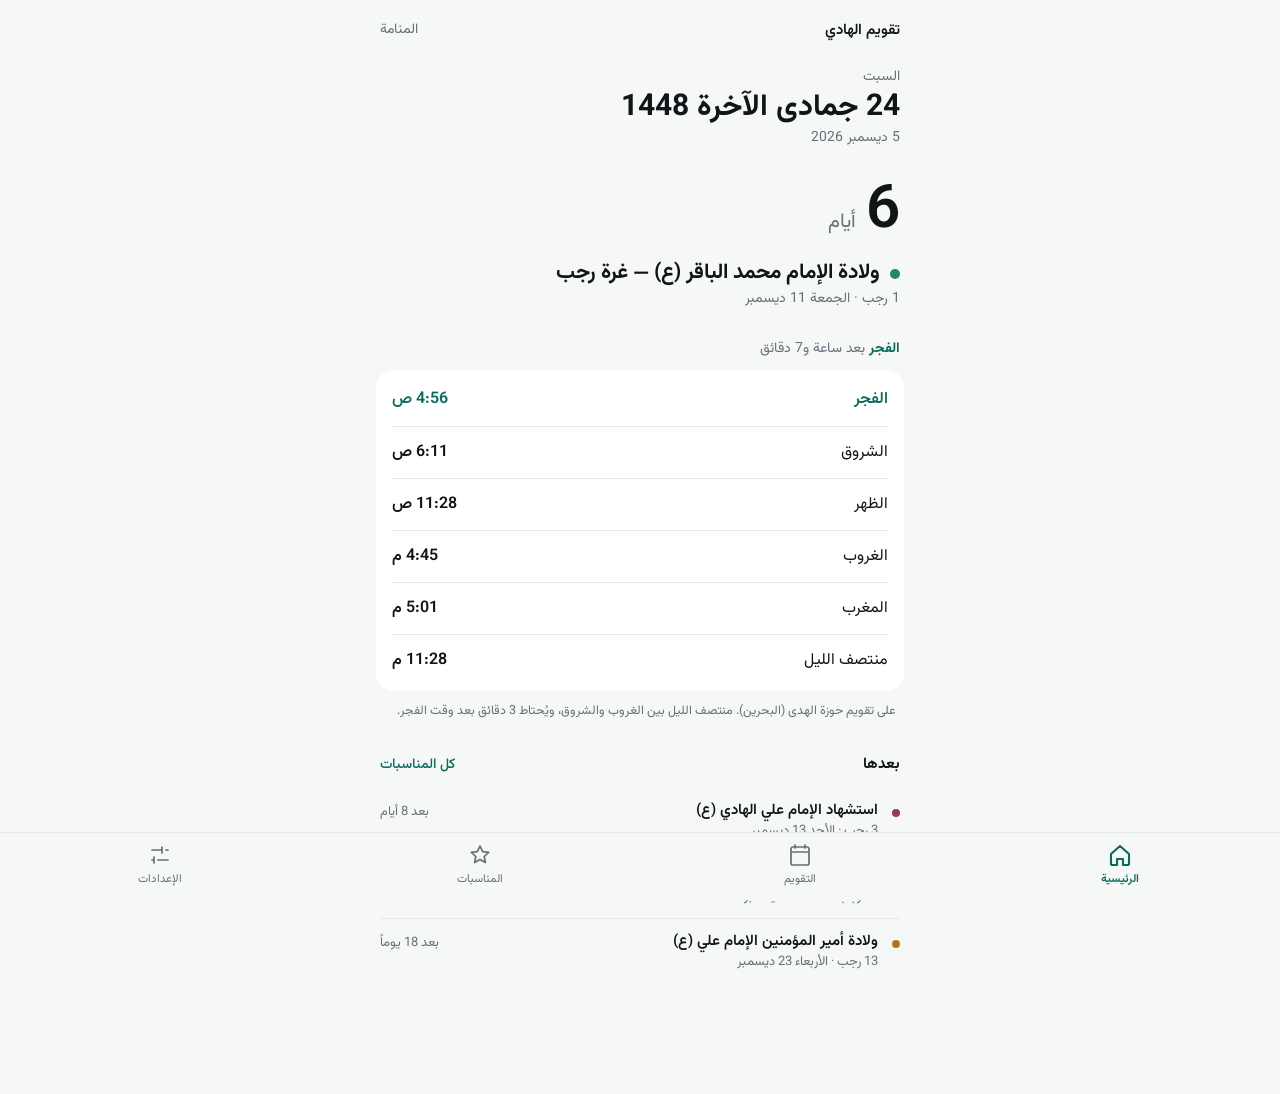
<file: index.html>
<!doctype html>
<html lang="ar" dir="rtl">
<head>
  <meta charset="utf-8">
  <meta name="viewport" content="width=device-width, initial-scale=1, viewport-fit=cover">
  <title>تقويم الهادي</title>
  <meta name="description" content="تقويم هجري شيعي: مواقيت الصلاة على المذهب الجعفري والمناسبات الدينية">
  <meta name="theme-color" content="#f6f7f7" media="(prefers-color-scheme: light)">
  <meta name="theme-color" content="#0e1113" media="(prefers-color-scheme: dark)">
  <link rel="manifest" href="manifest.webmanifest">
  <link rel="icon" href="icons/icon.svg" type="image/svg+xml">
  <link rel="apple-touch-icon" href="icons/apple-touch-icon.png">
  <meta name="apple-mobile-web-app-capable" content="yes">
  <meta name="mobile-web-app-capable" content="yes">
  <meta name="apple-mobile-web-app-title" content="الهادي">
  <link rel="preload" href="fonts/vazirmatn-arabic-wght-normal.woff2" as="font" type="font/woff2" crossorigin>
  <link rel="stylesheet" href="css/style.css">
</head>
<body>
  <header class="head">
    <h1>تقويم الهادي</h1>
    <span id="locLabel"></span>
  </header>

  <main id="view" aria-live="polite"></main>

  <nav class="tabs" aria-label="التنقل">
    <button data-a="nav" data-v="home" aria-label="الرئيسية">
      <svg viewBox="0 0 24 24" aria-hidden="true"><path d="M3 11l9-8 9 8v10a1 1 0 0 1-1 1h-5v-6H9v6H4a1 1 0 0 1-1-1z"/></svg><span>الرئيسية</span>
    </button>
    <button data-a="nav" data-v="cal" aria-label="التقويم">
      <svg viewBox="0 0 24 24" aria-hidden="true"><path d="M7 2v3M17 2v3M3 9h18M5 4h14a2 2 0 0 1 2 2v14a2 2 0 0 1-2 2H5a2 2 0 0 1-2-2V6a2 2 0 0 1 2-2z"/></svg><span>التقويم</span>
    </button>
    <button data-a="nav" data-v="occ" aria-label="المناسبات">
      <svg viewBox="0 0 24 24" aria-hidden="true"><path d="M12 3l2.6 5.6 6.1.7-4.5 4.2 1.2 6L12 16.5 6.6 19.5l1.2-6L3.3 9.3l6.1-.7z"/></svg><span>المناسبات</span>
    </button>
    <button data-a="nav" data-v="set" aria-label="الإعدادات">
      <svg viewBox="0 0 24 24" aria-hidden="true"><path d="M4 7h10M18 7h2M4 17h2M10 17h10M14 4v6M6 14v6"/></svg><span>الإعدادات</span>
    </button>
  </nav>

  <script src="js/hijri.js"></script>
  <script src="js/prayer.js"></script>
  <script src="js/calendar-data.js"></script>
  <script src="js/events.js"></script>
  <script src="js/app.js"></script>
</body>
</html>
</file>
<file: css/style.css>
/* تقويم الهادي — تصميم بسيط: خط واحد، لون إبراز واحد، صفوف بدل البطاقات. */
@font-face {
  font-family: "Vazirmatn"; font-weight: 100 900; font-display: swap;
  src: url(../fonts/vazirmatn-arabic-wght-normal.woff2) format("woff2-variations");
  unicode-range: U+0600-06FF, U+0750-077F, U+0870-088E, U+0890-0891, U+0897-08E1, U+08E3-08FF, U+200C-200E, U+2010-2011, U+204F, U+2E41, U+FB50-FDFF, U+FE70-FE74, U+FE76-FEFC;
}
@font-face {
  font-family: "Vazirmatn"; font-weight: 100 900; font-display: swap;
  src: url(../fonts/vazirmatn-latin-wght-normal.woff2) format("woff2-variations");
  unicode-range: U+0000-00FF, U+0131, U+0152-0153, U+02BB-02BC, U+02C6, U+02DA, U+02DC, U+0304, U+0308, U+0329, U+2000-206F, U+20AC, U+2122, U+2191, U+2193, U+2212, U+2215, U+FEFF, U+FFFD;
}

:root {
  --accent: #0b6b5c; --accent-ink: #ffffff; --accent-soft: rgba(11, 107, 92, .10);
  --bg: #f6f7f7; --surface: #ffffff; --ink: #111518; --muted: #667078; --line: #e6e8ea;
  --joy: #1f8a5b; --grief: #9a3a4a; --eid: #b27a12;
}
@media (prefers-color-scheme: dark) {
  :root:not([data-theme="light"]) {
    --accent: #44c1a4; --accent-ink: #06201a; --accent-soft: rgba(68, 193, 164, .16);
    --bg: #0e1113; --surface: #171b1e; --ink: #eef1f2; --muted: #8f999f; --line: #262b2f;
    --joy: #4cc58d; --grief: #e07a8b; --eid: #e0b04e;
    color-scheme: dark;
  }
}
:root[data-theme="dark"] {
    --accent: #44c1a4; --accent-ink: #06201a; --accent-soft: rgba(68, 193, 164, .16);
    --bg: #0e1113; --surface: #171b1e; --ink: #eef1f2; --muted: #8f999f; --line: #262b2f;
    --joy: #4cc58d; --grief: #e07a8b; --eid: #e0b04e;
    color-scheme: dark;
}

* { box-sizing: border-box; -webkit-tap-highlight-color: transparent; }
html { background: var(--bg); }
body {
  margin: 0; background: var(--bg); color: var(--ink);
  font-family: "Vazirmatn", "Noto Sans Arabic", "Segoe UI", Tahoma, system-ui, sans-serif;
  font-size: 16px; line-height: 1.7; min-height: 100vh;
}
button, select { font: inherit; color: inherit; }
button { cursor: pointer; }
:focus-visible { outline: 3px solid var(--accent); outline-offset: 2px; border-radius: 8px; }

.head {
  max-width: 560px; margin: 0 auto; padding: 18px 20px 0;
  display: flex; justify-content: space-between; align-items: center; font-size: 14px; color: var(--muted);
}
.head h1 { margin: 0; font-size: 15px; font-weight: 600; color: var(--ink); }
main { max-width: 560px; margin: 0 auto; padding: 0 0 110px; }

/* ----- شريط التبويب ----- */
.tabs {
  position: fixed; inset: auto 0 0 0; z-index: 10; height: calc(68px + env(safe-area-inset-bottom));
  display: grid; grid-template-columns: repeat(4, 1fr);
  background: var(--bg); border-top: 1px solid var(--line); padding-bottom: env(safe-area-inset-bottom);
}
.tabs button {
  background: none; border: 0; display: flex; flex-direction: column; align-items: center; justify-content: center; gap: 3px;
  font-size: 11.5px; color: var(--muted);
}
.tabs svg { width: 24px; height: 24px; fill: none; stroke: currentColor; stroke-width: 1.7; stroke-linecap: round; stroke-linejoin: round; }
.tabs button[aria-current="page"] { color: var(--accent); font-weight: 600; }
.tabs button[aria-current="page"] svg { stroke-width: 2.1; }

/* ----- الرئيسية ----- */
.date { padding: 22px 20px 0; }
.date .wd { font-size: 14px; color: var(--muted); }
.date .hd { font-size: 30px; font-weight: 700; line-height: 1.25; }
.date .gd { font-size: 14px; color: var(--muted); }
.hero { padding: 28px 20px 0; }
.hero .big { display: flex; align-items: baseline; gap: 10px; line-height: 1.1; min-height: 66px; }
.hero .n { font-size: 60px; font-weight: 600; font-variant-numeric: tabular-nums; }
.hero .u { font-size: 20px; color: var(--muted); }
.hero .ot { margin-top: 12px; display: flex; align-items: flex-start; gap: 10px; font-size: 21px; font-weight: 700; line-height: 1.5; }
.hero .ot .dot { flex: none; width: 10px; height: 10px; border-radius: 50%; margin-top: 12px; background: var(--c, var(--accent)); }
.hero .ot.joy { --c: var(--joy); } .hero .ot.grief { --c: var(--grief); } .hero .ot.eid { --c: var(--eid); }
.hero .os { font-size: 14px; color: var(--muted); }
.npline { margin: 26px 20px 0; font-size: 14px; color: var(--muted); }
.npline b { color: var(--accent); font-weight: 700; }
.grp { margin: 26px 16px 0; background: var(--surface); border-radius: 18px; padding: 4px 16px; }
.pr { display: flex; justify-content: space-between; align-items: center; gap: 12px; padding: 12px 0; font-size: 16px; min-height: 52px; }
.pr + .pr { border-top: 1px solid var(--line); }
.pr b { font-weight: 600; font-variant-numeric: tabular-nums; }
.pr.pass { color: var(--muted); }
.pr.pass b { font-weight: 500; }
.pr.cur > span { display: flex; align-items: center; gap: 10px; font-weight: 600; }
.pr.cur > span::before { content: ""; width: 8px; height: 8px; border-radius: 50%; background: var(--accent); }
.pr.nxt { color: var(--accent); font-weight: 600; }
.pr .d { font-size: 12.5px; color: var(--muted); display: block; font-weight: 400; }
.note { font-size: 12.5px; color: var(--muted); margin: 10px 24px 0; }

h2.sec { font-size: 15px; font-weight: 700; margin: 28px 20px 6px; display: flex; justify-content: space-between; align-items: baseline; }
.link { background: none; border: 0; color: var(--accent); font-size: 14px; font-weight: 500; padding: 4px 0; }

.oc { display: grid; grid-template-columns: 10px 1fr auto; gap: 12px; align-items: start; padding: 11px 20px; }
.oc + .oc { border-top: 1px solid var(--line); margin-inline: 20px; padding-inline: 0; }
.oc .dot { width: 8px; height: 8px; border-radius: 50%; margin-top: 10px; background: var(--c, var(--accent)); }
.oc.joy { --c: var(--joy); } .oc.grief { --c: var(--grief); } .oc.eid { --c: var(--eid); }
.oc .t { font-size: 15px; font-weight: 600; line-height: 1.55; }
.oc .s { font-size: 13px; color: var(--muted); line-height: 1.5; }
.oc .w { font-size: 13px; color: var(--muted); white-space: nowrap; padding-top: 2px; }
.empty { color: var(--muted); text-align: center; padding: 18px 0; }
.deed { padding: 8px 20px; font-size: 15px; display: flex; gap: 10px; align-items: baseline; }
.deed::before { content: ""; flex: none; width: 6px; height: 6px; border-radius: 50%; background: var(--accent); transform: translateY(-3px); }

/* ----- التقويم ----- */
.mt { display: flex; align-items: center; justify-content: space-between; padding: 18px 12px 0 12px; }
.mt .n { font-size: 26px; font-weight: 700; line-height: 1.25; text-align: center; }
.mt .n small { display: block; font-size: 13px; font-weight: 400; color: var(--muted); }
.ib { width: 44px; height: 44px; border-radius: 50%; border: 0; background: none; display: grid; place-items: center; color: var(--ink); }
.ib svg { width: 20px; height: 20px; fill: none; stroke: currentColor; stroke-width: 2; stroke-linecap: round; stroke-linejoin: round; }
.tools { display: flex; gap: 8px; padding: 6px 20px 0; flex-wrap: wrap; }
.pill { font-size: 13.5px; padding: 6px 14px; border-radius: 999px; background: var(--surface); color: var(--ink); border: 0; min-height: 36px; }
.pill[aria-pressed="true"] { background: var(--accent); color: var(--accent-ink); }
.gr { display: grid; grid-template-columns: repeat(7, 1fr); padding: 10px 10px 0; row-gap: 2px; text-align: center; }
.gr .w { font-size: 11.5px; color: var(--muted); padding: 6px 0; }
.cell { position: relative; height: 54px; background: none; border: 0; padding: 0; display: flex; flex-direction: column; align-items: center; justify-content: center; }
.cell .nn { width: 34px; height: 34px; border-radius: 50%; display: grid; place-items: center; font-size: 16.5px; font-weight: 500; font-variant-numeric: tabular-nums; }
.cell .gg { font-size: 9.5px; color: var(--muted); line-height: 1; margin-top: 1px; }
.cell .ev { position: absolute; bottom: 2px; width: 5px; height: 5px; border-radius: 50%; background: var(--c, var(--accent)); }
.cell.joy { --c: var(--joy); } .cell.grief { --c: var(--grief); } .cell.eid { --c: var(--eid); } .cell.info { --c: var(--accent); }
.show-salih .cell.salih .nn { background: var(--accent-soft); }
.cell.fri .nn { color: var(--accent); }
.gr .cell.today .nn { background: var(--accent); color: var(--accent-ink); font-weight: 700; }
.cell.sel .nn { box-shadow: 0 0 0 2px var(--accent); }
.cell.void { visibility: hidden; }
.lg { display: flex; flex-wrap: wrap; gap: 6px 16px; padding: 10px 20px 0; font-size: 12px; color: var(--muted); }
.lg span { display: flex; align-items: center; gap: 6px; }
.lg i { width: 7px; height: 7px; border-radius: 50%; background: var(--c); display: block; }
.sheet { margin: 18px 16px 0; background: var(--surface); border-radius: 18px; padding: 16px; }
.sheet .h { font-size: 17px; font-weight: 700; }
.sheet .p { font-size: 13px; color: var(--muted); }
.sheet .oc { padding-inline: 0; }
.sheet .oc + .oc { margin-inline: 0; }
.sheet .tm { display: grid; grid-template-columns: repeat(4, 1fr); gap: 4px; margin-top: 14px; padding-top: 14px; border-top: 1px solid var(--line); text-align: center; }
.sheet .tm span { font-size: 12px; color: var(--muted); display: block; }
.sheet .tm b { font-size: 15px; font-weight: 600; font-variant-numeric: tabular-nums; }
.warn { font-size: 13px; background: var(--accent-soft); border-radius: 12px; padding: 10px 14px; margin: 14px 16px 0; }

/* ----- الإعدادات ----- */
select {
  background: var(--bg); border: 1px solid var(--line); border-radius: 10px; padding: 8px 10px; min-height: 40px; max-width: 58%;
}
.step { display: inline-flex; align-items: center; gap: 4px; direction: ltr; }
.step button { width: 38px; height: 38px; border-radius: 10px; border: 1px solid var(--line); background: var(--bg); font-size: 18px; }
.step span { min-width: 46px; text-align: center; font-variant-numeric: tabular-nums; font-weight: 600; }
.btn { border: 1px solid var(--accent); background: var(--accent); color: var(--accent-ink); border-radius: 12px; padding: 9px 16px; font-weight: 600; min-height: 42px; }
.btn.ghost { background: none; color: var(--accent); }
.hint { font-size: 13px; color: var(--muted); }
.pad { padding: 12px 0; }

@media (prefers-reduced-motion: no-preference) {
  .cell .nn, .pill, .tabs button { transition: background-color .15s, color .15s, box-shadow .15s; }
}
</file>
